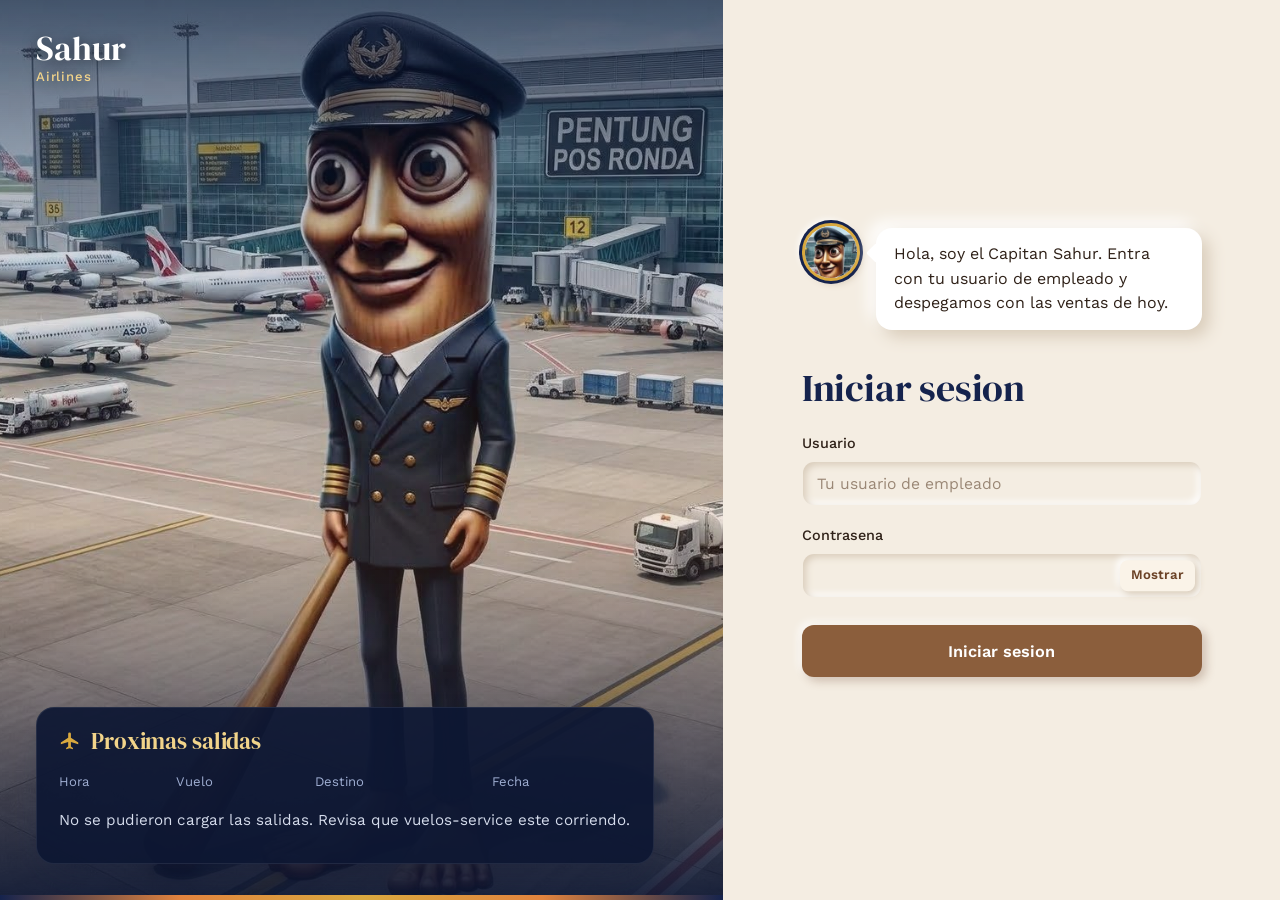
<file: frontend/index.html>
<!DOCTYPE html>
<html lang="es">
<head>
    <meta charset="UTF-8">
    <meta name="viewport" content="width=device-width, initial-scale=1">
    <title>Iniciar sesion - Sahur Airlines</title>
    <link rel="preconnect" href="https://fonts.googleapis.com">
    <link rel="preconnect" href="https://fonts.gstatic.com" crossorigin>
    <link href="https://fonts.googleapis.com/css2?family=DM+Serif+Display&family=IBM+Plex+Mono:wght@500;600&family=Work+Sans:wght@400;500;600&display=swap" rel="stylesheet">
    <link rel="stylesheet" href="css/estilos.css">
</head>
<body>

<main class="login">

    <section class="foto-capitan" aria-label="Proximas salidas">
        <div class="marca">
            <div>Sahur <span>Airlines</span></div>
        </div>

        <div class="tablero">
            <h2>
                <svg viewBox="0 0 24 24" fill="currentColor" aria-hidden="true"><path d="M21 15.5v-2l-8-5V4.2a1.5 1.5 0 0 0-3 0v4.3l-8 5v2l8-2.5V18l-2.2 1.6V21l3.7-1 3.7 1v-1.4L13 18v-5z"/></svg>
                Proximas salidas
            </h2>
            <table class="salidas">
                <thead>
                <tr><th>Hora</th><th>Vuelo</th><th>Destino</th><th>Fecha</th></tr>
                </thead>
                <tbody id="filas-salidas">
                <tr><td colspan="4" class="cargando">Buscando los vuelos de hoy</td></tr>
                </tbody>
            </table>
        </div>
    </section>

    <section class="acceso">
        <form id="form-login">
            <div class="capitan">
                <img src="img/capitan-cara.jpg" alt="Capitan Sahur" id="cara-login">
                <p class="globo">Hola, soy el Capitan Sahur. Entra con tu usuario de empleado y despegamos con las ventas de hoy.</p>
            </div>

            <h1>Iniciar sesion</h1>

            <div class="campo">
                <label for="usuario">Usuario</label>
                <input id="usuario" autocomplete="username" placeholder="Tu usuario de empleado" required>
            </div>
            <div class="campo">
                <label for="password">Contrasena</label>
                <div class="con-boton">
                    <input id="password" type="password" autocomplete="current-password" required>
                    <button type="button" id="ver-password" aria-pressed="false">Mostrar</button>
                </div>
            </div>

            <p id="error-login" class="ayuda texto-error" role="alert"></p>

            <button class="boton boton-principal" type="submit" id="boton-entrar">Iniciar sesion</button>
        </form>

        <form id="form-primero" hidden>
            <div class="capitan">
                <img src="img/capitan-cara.jpg" alt="Capitan Sahur">
                <p class="globo">La base de datos esta nueva y todavia no hay empleados. Crea el tuyo: quedara como <strong>Administrador</strong> y entraras de una vez.</p>
            </div>

            <h1>Primer empleado</h1>

            <div class="fila">
                <div class="campo">
                    <label for="primero-nombres">Nombres</label>
                    <input id="primero-nombres" autocomplete="given-name" required>
                </div>
                <div class="campo">
                    <label for="primero-apellidos">Apellidos</label>
                    <input id="primero-apellidos" autocomplete="family-name" required>
                </div>
            </div>
            <div class="campo">
                <label for="primero-usuario">Usuario</label>
                <input id="primero-usuario" autocomplete="username" required>
            </div>
            <div class="campo">
                <label for="primero-password">Contrasena</label>
                <input id="primero-password" type="password" autocomplete="new-password" minlength="4" required>
                <p class="ayuda">Anotala: con este usuario creas a los demas en la pantalla Empleados.</p>
            </div>

            <p id="error-primero" class="ayuda texto-error" role="alert"></p>

            <button class="boton boton-principal" type="submit" id="boton-primero">Crear y entrar</button>
        </form>
    </section>

</main>

<script src="js/api.js"></script>
<script>
    if (obtenerSesion()) {
        window.location.href = "inicio.html";
    }

    const LETRAS = "ABCDEFGHIJKLMNOPQRSTUVWXYZ0123456789";
    const sinMovimiento = window.matchMedia("(prefers-reduced-motion: reduce)").matches;
    const largoDestino = window.matchMedia("(max-width: 600px)").matches ? 8 : 12;

    function textoTablero(texto, largo) {
        const limpio = String(texto || "").normalize("NFD").replace(/[\u0300-\u036f]/g, "").toUpperCase();
        return limpio.slice(0, largo).padEnd(largo, " ");
    }

    function paletas(texto, largo, blanco = false) {
        const letras = [...textoTablero(texto, largo)].map(letra =>
            `<span class="paleta" data-final="${escapar(letra)}">${sinMovimiento ? escapar(letra) : ""}</span>`
        ).join("");
        return `<span class="paletas ${blanco ? "blanco" : ""}" aria-hidden="true">${letras}</span>`;
    }

    function horaTablero(iso) {
        return new Date(iso).toLocaleTimeString("es-GT", { hour: "2-digit", minute: "2-digit", hour12: false });
    }

    function voltearPaletas(contenedor) {
        if (sinMovimiento) return;
        const pendientes = [...contenedor.querySelectorAll(".paleta")].map((paleta, i) => ({
            paleta,
            vueltas: 5 + (i % 9) + Math.floor(Math.random() * 6)
        }));
        const reloj = setInterval(() => {
            let quedan = 0;
            pendientes.forEach(p => {
                if (p.vueltas <= 0) return;
                p.vueltas--;
                quedan++;
                p.paleta.classList.remove("girando");
                void p.paleta.offsetWidth;
                p.paleta.classList.add("girando");
                p.paleta.textContent = p.vueltas === 0
                    ? p.paleta.dataset.final
                    : LETRAS[Math.floor(Math.random() * LETRAS.length)];
            });
            if (quedan === 0) clearInterval(reloj);
        }, 70);
    }

    async function cargarSalidas() {
        const cuerpo = document.getElementById("filas-salidas");
        try {
            const [vuelos, aeropuertos] = await Promise.all([
                api("vuelos", "/vuelos/disponibles"),
                api("vuelos", "/aeropuertos")
            ]);
            const ciudad = {};
            aeropuertos.forEach(a => ciudad[a.codigoIata] = a.ciudad || a.codigoIata);

            vuelos.sort((a, b) => a.fechaSalida.localeCompare(b.fechaSalida));

            if (vuelos.length === 0) {
                cuerpo.innerHTML = `<tr><td colspan="4">Hoy no hay vuelos a la venta. El capitan esta tomando cafe.</td></tr>`;
                return;
            }
            cuerpo.innerHTML = vuelos.slice(0, 5).map(v => {
                const destino = ciudad[v.ruta.aeropuertoDestino] || v.ruta.aeropuertoDestino;
                return `
                <tr aria-label="${codigoVuelo(v.idVuelo)} a ${escapar(destino)}, ${soloFecha(v.fechaSalida)} a las ${horaTablero(v.fechaSalida)}">
                    <td>${paletas(horaTablero(v.fechaSalida), 5)}</td>
                    <td>${paletas(codigoVuelo(v.idVuelo), 7)}</td>
                    <td>${paletas(destino, largoDestino, true)}</td>
                    <td>${paletas(soloFecha(v.fechaSalida).replace(/[-.]/g, " "), 6, true)}</td>
                </tr>`;
            }).join("");
            voltearPaletas(cuerpo);
        } catch (e) {
            cuerpo.innerHTML = `<tr><td colspan="4">No se pudieron cargar las salidas. Revisa que vuelos-service este corriendo.</td></tr>`;
        }
    }

    document.getElementById("ver-password").addEventListener("click", (evento) => {
        const campo = document.getElementById("password");
        const mostrar = campo.type === "password";
        campo.type = mostrar ? "text" : "password";
        evento.currentTarget.textContent = mostrar ? "Ocultar" : "Mostrar";
        evento.currentTarget.setAttribute("aria-pressed", mostrar);
    });

    const caraLogin = document.getElementById("cara-login");
    caraLogin.addEventListener("click", () => {
        caraLogin.style.animation = "none";
        void caraLogin.offsetWidth;
        caraLogin.style.animation = "";
    });

    const AVION_DESPEGUE = `<svg class="despegue" viewBox="0 0 24 24" fill="currentColor" aria-hidden="true"><path d="M2.5 19h19v2h-19zM22 9.6c-.2-.8-1-1.3-1.8-1.1l-5.3 1.4-6.9-6.4-1.9.5 4.1 7.2-5 1.3-2-1.5-1.5.4 2.6 4.5s7.1-1.9 16.5-4.4c.8-.2 1.3-1.1 1.2-1.9z"/></svg>`;

    document.getElementById("form-login").addEventListener("submit", async (evento) => {
        evento.preventDefault();
        const error = document.getElementById("error-login");
        const boton = document.getElementById("boton-entrar");
        error.textContent = "";
        boton.disabled = true;
        boton.classList.add("entrando");
        boton.innerHTML = `${AVION_DESPEGUE} Despegando...`;
        try {
            const datos = await api("empleados", "/empleados/login", "POST", {
                usuario: document.getElementById("usuario").value.trim(),
                password: document.getElementById("password").value
            });
            const empleado = await api("empleados", `/empleados/${datos.idEmpleado}`);
            guardarSesion({ ...datos, puesto: empleado.puesto });
            window.location.href = "inicio.html";
        } catch (e) {
            error.textContent = e.message;
            boton.disabled = false;
            boton.classList.remove("entrando");
            boton.textContent = "Iniciar sesion";
        }
    });

    async function revisarPrimerEmpleado() {
        try {
            const empleados = await api("empleados", "/empleados");
            if (Array.isArray(empleados) && empleados.length === 0) {
                document.getElementById("form-login").hidden = true;
                document.getElementById("form-primero").hidden = false;
                document.getElementById("primero-nombres").focus();
            }
        } catch (e) {
        }
    }

    document.getElementById("form-primero").addEventListener("submit", async (evento) => {
        evento.preventDefault();
        const error = document.getElementById("error-primero");
        const boton = document.getElementById("boton-primero");
        const usuario = document.getElementById("primero-usuario").value.trim();
        const password = document.getElementById("primero-password").value;
        error.textContent = "";
        boton.disabled = true;
        boton.textContent = "Creando...";
        try {
            await api("empleados", "/empleados", "POST", {
                usuario,
                password,
                nombres: document.getElementById("primero-nombres").value.trim(),
                apellidos: document.getElementById("primero-apellidos").value.trim(),
                puesto: "Administrador",
                estado: "ACTIVO"
            });
            const datos = await api("empleados", "/empleados/login", "POST", { usuario, password });
            guardarSesion({ ...datos, puesto: "Administrador" });
            window.location.href = "inicio.html";
        } catch (e) {
            error.textContent = e.message;
            boton.disabled = false;
            boton.textContent = "Crear y entrar";
        }
    });

    cargarSalidas();
    revisarPrimerEmpleado();
</script>
</body>
</html>
</file>
<file: frontend/css/estilos.css>
:root {
    --lino: #F4EDE2;
    --crema: #FAF3E8;
    --hundido: #EFE5D6;
    --hundido-hover: #EAE0D0;
    --papel: #FFFFFF;

    --madera: #8B5E3C;
    --madera-honda: #6B4226;
    --madera-clara: #C4956A;
    --madera-palida: #F1E3D2;

    --marino: #15234D;
    --marino-hondo: #0D1733;
    --marino-claro: #24376B;
    --dorado: #D9A93F;
    --dorado-claro: #F2D48A;
    --dorado-palido: #F8ECCB;

    --tinta: #2F2118;
    --tinta-suave: #6D5646;
    --tenue: #9A8775;
    --linea: #E8DDD0;
    --linea-fuerte: #D9CCBA;

    --ok: #047857;
    --ok-suave: #DCFCE7;
    --alerta: #B45309;
    --alerta-suave: #FEF3C7;
    --error: #B91C1C;
    --error-vivo: #DC2626;
    --error-suave: #FEE2E2;
    --info: #6366F1;

    --sombra-oscura: #D9CCBA;
    --relieve: 7px 7px 16px var(--sombra-oscura), -7px -7px 16px #FFFFFF;
    --relieve-chico: 3px 3px 7px var(--sombra-oscura), -3px -3px 7px #FFFFFF;
    --hundir: inset 3px 3px 7px var(--sombra-oscura), inset -3px -3px 7px #FFFFFF;
    --sombra-md: 0 4px 12px rgba(47, 33, 24, .08);
    --sombra-lg: 0 18px 40px -14px rgba(13, 23, 51, .45);
    --anillo: 0 0 0 3px rgba(139, 94, 60, .25);

    --letra: "Work Sans", "Segoe UI", system-ui, sans-serif;
    --letra-titulo: "DM Serif Display", Georgia, serif;
    --letra-codigo: "IBM Plex Mono", Consolas, monospace;

    --radio-chico: 6px;
    --radio: 12px;
    --radio-grande: 18px;

    --rebote: cubic-bezier(.34, 1.56, .64, 1);
    --suave: cubic-bezier(.22, 1, .36, 1);
}

* { box-sizing: border-box; }

html, body { margin: 0; }

body {
    font-family: var(--letra), sans-serif;
    font-size: 16px;
    line-height: 1.55;
    color: var(--tinta);
    background: var(--lino);
    -webkit-font-smoothing: antialiased;
}

h1, h2 {
    font-family: var(--letra-titulo), serif;
    font-weight: 400;
    line-height: 1.15;
    margin: 0 0 .5rem;
    color: var(--marino);
    letter-spacing: -.005em;
}
h1 { font-size: clamp(1.9rem, 1.5rem + 1.4vw, 2.4rem); }
h2 { font-size: 1.5rem; }
h3 {
    font-family: var(--letra), sans-serif;
    font-size: 1.05rem;
    font-weight: 600;
    line-height: 1.3;
    margin: 1.25rem 0 .5rem;
    color: var(--tinta);
}

p { margin: 0 0 1rem; max-width: 68ch; }

a { color: var(--madera); text-underline-offset: 3px; }
a:hover { color: var(--madera-honda); }

img { max-width: 100%; }

strong { font-weight: 600; }

[hidden] { display: none !important; }

:focus-visible {
    outline: 3px solid var(--dorado);
    outline-offset: 2px;
    border-radius: 6px;
}

::selection { background: var(--dorado-claro); color: var(--tinta); }


.capitan {
    display: flex;
    align-items: flex-start;
    gap: 1rem;
}

.capitan img {
    width: 58px;
    height: 58px;
    border-radius: 50%;
    border: 3px solid var(--dorado);
    box-shadow: 0 0 0 3px var(--marino), var(--relieve-chico);
    flex-shrink: 0;
    object-fit: cover;
    background: var(--marino);
    transform-origin: 50% 100%;
    animation: tung-tung-tung 1s var(--suave) both;
}

.globo {
    position: relative;
    background: var(--papel);
    border-radius: 16px;
    padding: .85rem 1.15rem;
    margin: .35rem 0 0;
    max-width: 64ch;
    box-shadow: var(--relieve);
    transform-origin: 0 24px;
    animation: inflar-globo .45s var(--rebote) .15s both;
}
.globo strong { color: var(--madera-honda); }

.globo::before {
    content: "";
    position: absolute;
    left: -7px;
    top: 18px;
    width: 14px;
    height: 14px;
    background: inherit;
    transform: rotate(45deg);
    border-radius: 2px;
}

@keyframes tung-tung-tung {
    0%   { transform: translateY(-10px) scale(.7); opacity: 0; }
    18%  { transform: none; opacity: 1; }
    30%  { transform: translateY(3px) rotate(-6deg); }
    42%  { transform: none; }
    56%  { transform: translateY(3px) rotate(-6deg); }
    68%  { transform: none; }
    82%  { transform: translateY(3px) rotate(-6deg); }
    100% { transform: none; }
}
@keyframes inflar-globo {
    from { transform: scale(.7); opacity: 0; }
    to   { transform: none; opacity: 1; }
}

.vacio .capitan { justify-content: center; text-align: left; }
.vacio .capitan img { width: 46px; height: 46px; border-width: 2px; box-shadow: 0 0 0 2px var(--marino); }
.vacio .globo { background: var(--crema); box-shadow: none; }

.panel .globo { background: var(--crema); box-shadow: none; }
.panel .capitan img { box-shadow: 0 0 0 3px var(--marino); }


.app {
    display: grid;
    grid-template-columns: 256px minmax(0, 1fr);
    min-height: 100vh;
}

.menu {
    background:
            radial-gradient(130% 40% at 0% 100%, rgba(226, 132, 62, .30), transparent 70%),
            linear-gradient(180deg, var(--marino) 0%, var(--marino-hondo) 100%);
    color: #fff;
    display: flex;
    flex-direction: column;
    position: sticky;
    top: 0;
    height: 100vh;
    overflow-y: auto;
    scrollbar-width: thin;
    scrollbar-color: var(--marino-claro) transparent;
}


.marca {
    display: flex;
    align-items: center;
    gap: .8rem;
    padding: 1.5rem 1.25rem 1.4rem;
    color: #fff;
    text-decoration: none;
}
.marca img {
    width: 50px;
    height: 50px;
    border-radius: 50%;
    border: 2px solid var(--dorado);
    box-shadow: 0 0 0 3px rgba(217, 169, 63, .25);
    object-fit: cover;
    transform-origin: 50% 100%;
    cursor: pointer;
}
.marca img.tocando { animation: tung-tung-tung 1s var(--suave); }
.marca div {
    font-family: var(--letra-titulo), serif;
    font-size: 1.6rem;
    line-height: 1;
}
.marca span {
    display: block;
    font-family: var(--letra), sans-serif;
    font-size: .82rem;
    font-weight: 500;
    letter-spacing: .06em;
    color: var(--dorado-claro);
    margin-top: .3rem;
}


.menu nav {
    display: flex;
    flex-direction: column;
    gap: 3px;
    padding: 0 .8rem;
}

.menu nav a {
    display: flex;
    align-items: center;
    gap: .75rem;
    color: #D5DCEC;
    text-decoration: none;
    font-size: .95rem;
    padding: .45rem .55rem;
    border-radius: var(--radio);
    transition: background-color .2s, color .2s;
}

.menu nav .icono {
    width: 34px;
    height: 34px;
    border-radius: 9px;
    display: grid;
    place-items: center;
    flex-shrink: 0;
    background: rgba(255, 255, 255, .07);
    border: 1px solid rgba(255, 255, 255, .12);
    transition: transform .25s var(--rebote), background-color .2s, color .2s;
}
.menu nav .icono svg { width: 19px; height: 19px; }

.menu nav a:hover { color: #fff; background: rgba(255, 255, 255, .06); }
.menu nav a:hover .icono { transform: translateX(3px); }

.menu nav a.activa {
    color: #fff;
    font-weight: 600;
    background: rgba(217, 169, 63, .14);
}
.menu nav a.activa .icono {
    background: var(--dorado);
    border-color: var(--dorado);
    color: var(--marino);
}


.usuario {
    margin-top: auto;
    padding: 0 1.25rem 1.4rem;
    font-size: .85rem;
    color: #B9C3DA;
}
.usuario::before {
    content: "";
    display: block;
    height: 22px;
    margin: 1.75rem -1.25rem 1.1rem;
    background: repeating-linear-gradient(180deg, var(--dorado) 0 3px, transparent 3px 6.5px);
    opacity: .9;
}
.usuario strong {
    display: block;
    color: #fff;
    font-size: 1.05rem;
    margin: .1rem 0 .7rem;
}
.usuario .puesto {
    display: block;
    color: var(--dorado-claro);
    font-size: .8rem;
    margin: -.55rem 0 .75rem;
}
.usuario button {
    background: none;
    border: 1px solid rgba(255, 255, 255, .3);
    color: #fff;
    padding: .4rem .95rem;
    border-radius: 999px;
    cursor: pointer;
    font: inherit;
    transition: border-color .2s, background-color .2s;
}
.usuario button:hover { border-color: var(--dorado); background: rgba(217, 169, 63, .14); }


.contenido {
    padding: 2.5rem 3rem 4rem;
    max-width: 1220px;
    width: 100%;
    min-width: 0;
}

.encabezado {
    display: flex;
    align-items: flex-end;
    justify-content: space-between;
    gap: 1rem 1.5rem;
    margin-bottom: 2rem;
    flex-wrap: wrap;
}
.encabezado h1 { margin-bottom: .25rem; }
.encabezado p { color: var(--tinta-suave); margin: 0; font-size: 1.02rem; }
.encabezado h2 { display: flex; align-items: center; gap: .6rem; flex-wrap: wrap; }

.informe { margin-bottom: 2.25rem; }
.informe .globo { font-size: 1.05rem; }


.panel {
    background: var(--papel);
    border-radius: var(--radio-grande);
    padding: 1.75rem;
    margin-bottom: 2rem;
    box-shadow: var(--relieve);
}
.panel > h2:first-child { margin-bottom: 1.1rem; }

#detalle, #historial, #panel-asientos { animation: aparecer .45s var(--suave) both; }
@keyframes aparecer {
    from { opacity: 0; transform: translateY(12px); }
    to   { opacity: 1; transform: none; }
}

.dos-columnas {
    display: grid;
    grid-template-columns: minmax(0, 1fr) 360px;
    gap: 2rem;
    align-items: start;
}
.dos-columnas > .panel:last-child { position: sticky; top: 1.5rem; }


.campo { margin-bottom: 1.1rem; }

.campo label {
    display: block;
    font-weight: 500;
    font-size: .9rem;
    margin-bottom: .4rem;
    color: var(--tinta);
}

.campo input, .campo select {
    width: 100%;
    min-height: 44px;
    font: inherit;
    font-size: .98rem;
    padding: .6rem .9rem;
    border: 1.5px solid transparent;
    border-radius: var(--radio);
    background-color: var(--hundido);
    color: var(--tinta);
    box-shadow: var(--hundir);
    transition: background-color .2s, border-color .2s, box-shadow .2s;
}
.campo input::placeholder { color: var(--tenue); }
.campo input:hover, .campo select:hover { background-color: var(--hundido-hover); }
.campo input:focus, .campo select:focus {
    outline: none;
    border-color: var(--madera-clara);
    box-shadow: var(--hundir), var(--anillo);
}
.campo input:disabled, .campo select:disabled { opacity: .5; box-shadow: none; }

.campo select {
    appearance: none;
    padding-right: 2.5rem;
    background-image: url("data:image/svg+xml,%3Csvg xmlns='http://www.w3.org/2000/svg' width='14' height='14' fill='none' stroke='%238B5E3C' stroke-width='2.2' stroke-linecap='round' stroke-linejoin='round'%3E%3Cpath d='m3 5 4 4 4-4'/%3E%3C/svg%3E");
    background-repeat: no-repeat;
    background-position: right .95rem center;
    cursor: pointer;
}

.campo input[type="search"] {
    padding-left: 2.6rem;
    background-image: url("data:image/svg+xml,%3Csvg xmlns='http://www.w3.org/2000/svg' width='18' height='18' fill='none' stroke='%236D5646' stroke-width='2' stroke-linecap='round'%3E%3Ccircle cx='8' cy='8' r='6'/%3E%3Cpath d='m16 16-3.5-3.5'/%3E%3C/svg%3E");
    background-repeat: no-repeat;
    background-position: .9rem center;
}

.ayuda { font-size: .87rem; color: var(--tinta-suave); margin-top: .35rem; }
.texto-error { color: var(--error); font-weight: 600; }
.texto-error:not(:empty) { animation: sacudir .4s; }

@keyframes sacudir {
    0%, 100% { transform: none; }
    25% { transform: translateX(-6px); }
    50% { transform: translateX(5px); }
    75% { transform: translateX(-3px); }
}

.fila { display: grid; grid-template-columns: 1fr 1fr; gap: 0 1rem; }

.acciones { display: flex; gap: .7rem; flex-wrap: wrap; margin-top: .6rem; }


.boton {
    font: inherit;
    font-size: .95rem;
    font-weight: 600;
    min-height: 44px;
    padding: .55rem 1.25rem;
    border-radius: var(--radio);
    border: none;
    cursor: pointer;
    text-decoration: none;
    display: inline-flex;
    align-items: center;
    justify-content: center;
    gap: .5rem;
    transition: background-color .2s, color .2s, box-shadow .2s, transform .15s var(--suave);
}
.boton:hover:not(:disabled) { transform: translateY(-1px); }
.boton:active:not(:disabled) { transform: translateY(1px); }
.boton:disabled { opacity: .45; cursor: not-allowed; box-shadow: none; }

.boton-principal {
    background: var(--madera);
    color: #fff;
    box-shadow: 4px 4px 10px rgba(107, 66, 38, .28), -3px -3px 8px rgba(255, 255, 255, .85);
}
.boton-principal:hover:not(:disabled) {
    background: var(--madera-honda);
    color: #fff;
    box-shadow: 6px 6px 14px rgba(107, 66, 38, .32), -4px -4px 10px rgba(255, 255, 255, .9);
}
.boton-principal:active:not(:disabled) { box-shadow: inset 2px 2px 6px rgba(0, 0, 0, .28); }

.boton-secundario {
    background: var(--crema);
    color: var(--madera-honda);
    box-shadow: var(--relieve-chico);
}
.boton-secundario:hover:not(:disabled) {
    color: var(--madera-honda);
    box-shadow: 5px 5px 11px var(--sombra-oscura), -5px -5px 11px #FFFFFF;
}
.boton-secundario:active:not(:disabled) { box-shadow: var(--hundir); }

.boton-peligro {
    background: var(--error-suave);
    color: var(--error);
    box-shadow: 3px 3px 7px rgba(185, 28, 28, .12), -3px -3px 7px #FFFFFF;
}
.boton-peligro:hover:not(:disabled) { background: var(--error-vivo); color: #fff; }
.boton-peligro:active:not(:disabled) { box-shadow: inset 2px 2px 6px rgba(0, 0, 0, .25); }

.boton-chico {
    min-height: 34px;
    padding: .3rem .85rem;
    font-size: .85rem;
    border-radius: 10px;
}


.tabla-contenedor { overflow-x: auto; }

table { width: 100%; border-collapse: collapse; font-size: .95rem; }

th {
    text-align: left;
    font-weight: 600;
    font-size: .83rem;
    color: var(--tinta-suave);
    border-bottom: 1.5px solid var(--linea-fuerte);
    padding: .55rem 1rem;
    white-space: nowrap;
}
td {
    border-bottom: 1px solid var(--linea);
    padding: .85rem 1rem;
    vertical-align: middle;
}
tbody tr { transition: background-color .15s; }
tbody tr:hover td { background: var(--crema); }
tbody tr:last-child td { border-bottom: none; }
td.acciones-tabla { white-space: nowrap; text-align: right; }
td.acciones-tabla .boton + .boton { margin-left: .4rem; }

tr.seleccionada td { background: var(--madera-palida); }
tr.seleccionada td:first-child { box-shadow: inset 3px 0 0 var(--madera); }
tr.seleccionada:hover td { background: var(--madera-palida); }

td.vacio { padding: 1.75rem 1rem; }
tr:hover td.vacio { background: transparent; }

.secundario { display: block; color: var(--tinta-suave); font-size: .85rem; }


.estado {
    display: inline-flex;
    align-items: center;
    gap: .4rem;
    font-family: var(--letra), sans-serif;
    font-size: .8rem;
    font-weight: 600;
    padding: .2rem .7rem .2rem .55rem;
    border-radius: 999px;
    background: #EFE6DA;
    color: var(--tinta-suave);
    white-space: nowrap;
    vertical-align: middle;
}
.estado::before {
    content: "";
    width: 7px;
    height: 7px;
    border-radius: 50%;
    background: currentColor;
}
.estado-ok { background: var(--ok-suave); color: var(--ok); }
.estado-alerta { background: var(--alerta-suave); color: var(--alerta); }
.estado-error { background: var(--error-suave); color: var(--error); }


.codigo {
    font-family: var(--letra-codigo), monospace;
    font-weight: 600;
    font-size: .95rem;
    letter-spacing: .02em;
    white-space: nowrap;
    color: var(--marino);
}


.cargando::after {
    content: "";
    display: inline-block;
    width: 1.2em;
    text-align: left;
    animation: puntitos 1.2s steps(4) infinite;
}
@keyframes puntitos {
    0%   { content: ""; }
    25%  { content: "."; }
    50%  { content: ".."; }
    75%  { content: "..."; }
}


.mensaje {
    position: fixed;
    right: 1.5rem;
    bottom: 1.5rem;
    max-width: 440px;
    padding: .6rem 1.25rem .6rem .6rem;
    border-radius: 999px;
    color: #fff;
    background: var(--marino);
    box-shadow: var(--sombra-lg);
    z-index: 100;
    display: flex;
    align-items: center;
    gap: .8rem;
    font-weight: 500;
    border-left: 5px solid var(--dorado);
    opacity: 0;
    visibility: hidden;
    transform: translateY(24px) scale(.96);
    transition: opacity .3s, transform .35s var(--suave), visibility 0s .35s;
}
.mensaje.visible {
    opacity: 1;
    visibility: visible;
    transform: none;
    transition: opacity .3s, transform .5s var(--rebote), visibility 0s;
}
.mensaje.ok { border-left-color: #4ADE80; }
.mensaje.error { background: #5B1E14; border-left-color: #FF8A73; border-radius: 20px; }
.mensaje img {
    width: 44px;
    height: 44px;
    border-radius: 50%;
    border: 2px solid var(--dorado);
    flex-shrink: 0;
    object-fit: cover;
    transform-origin: 50% 100%;
}
.mensaje.visible img { animation: tung-tung-tung 1s var(--suave) .1s both; }
.mensaje.error.visible img { animation: negar .7s .1s both; }

@keyframes negar {
    0%, 100% { transform: none; }
    20% { transform: rotate(-12deg); }
    40% { transform: rotate(10deg); }
    60% { transform: rotate(-7deg); }
    80% { transform: rotate(4deg); }
}


.login {
    display: grid;
    grid-template-columns: minmax(0, 1.3fr) minmax(0, 1fr);
    min-height: 100vh;
}

.foto-capitan {
    position: relative;
    background:
            linear-gradient(180deg, rgba(13, 23, 51, .70) 0%, rgba(21, 35, 77, .18) 28%, rgba(196, 110, 52, .16) 58%, rgba(13, 23, 51, .92) 100%),
            var(--marino) url("../img/capitan-sahur.jpg") center 16% / cover no-repeat;
    display: flex;
    flex-direction: column;
    justify-content: space-between;
    gap: 2rem;
    padding: 2rem 2.25rem 2.25rem;
    min-height: 100vh;
    overflow: hidden;
}
.foto-capitan::after {
    content: "";
    position: absolute;
    inset: auto 0 0 0;
    height: 5px;
    background: linear-gradient(90deg, var(--marino), #E2843E, var(--dorado), #E2843E, var(--marino));
}

.foto-capitan .marca {
    align-self: flex-start;
    padding: 0;
    text-shadow: 0 2px 14px rgba(0, 0, 0, .55);
}
.foto-capitan .marca div { font-size: 2.1rem; }

.tablero {
    position: relative;
    background: rgba(13, 23, 51, .93);
    color: #fff;
    border-radius: var(--radio-grande);
    padding: 1.25rem 1.4rem 1rem;
    box-shadow: var(--sombra-lg);
    border: 1px solid rgba(255, 255, 255, .08);
    width: fit-content;
    max-width: 100%;
    overflow-x: auto;
    scrollbar-width: none;
}
.tablero h2 {
    color: var(--dorado-claro);
    font-size: 1.45rem;
    margin-bottom: .7rem;
    display: flex;
    align-items: center;
    gap: .6rem;
}
.tablero h2 svg { width: 22px; height: 22px; color: var(--dorado); }

.salidas { width: 100%; border-collapse: separate; border-spacing: 0 6px; }
.salidas th {
    color: #9FAED2;
    border: none;
    font-weight: 400;
    font-size: .82rem;
    padding: 0 .4rem .1rem 0;
}
.salidas td {
    border: none;
    padding: 0 .6rem 0 0;
    background: transparent;
}
.salidas tbody tr:hover td { background: transparent; }
.salidas td[colspan] { color: #D5DCEC; padding: .55rem 0; }

.paletas { display: inline-flex; gap: 2px; }
.paleta {
    position: relative;
    display: inline-grid;
    place-items: center;
    width: 1.12em;
    height: 1.55em;
    font-size: clamp(11px, calc((56.5vw - 210px) / 34), 17px);
    background: linear-gradient(180deg, #1F2C57 0 49%, #172247 51% 100%);
    border-radius: 3px;
    font-family: var(--letra-codigo), monospace;
    font-weight: 600;
    line-height: 1;
    color: var(--dorado-claro);
    text-transform: uppercase;
}
.paleta::after {
    content: "";
    position: absolute;
    left: 0;
    right: 0;
    top: 50%;
    height: 1px;
    background: rgba(0, 0, 0, .55);
}
.paleta.girando { animation: girar-paleta .07s linear; }
.paletas.blanco .paleta { color: #FFFFFF; }

@keyframes girar-paleta {
    0%   { transform: rotateX(0); }
    50%  { transform: rotateX(75deg); }
    100% { transform: rotateX(0); }
}


.acceso {
    display: flex;
    align-items: center;
    justify-content: center;
    padding: 3rem 2.25rem;
    background: var(--lino);
}
.acceso form { width: 100%; max-width: 400px; }
.acceso .capitan { margin-bottom: 2.25rem; }
.acceso h1 { margin-bottom: 1.4rem; }
.acceso .boton { width: 100%; min-height: 52px; margin-top: .6rem; font-size: 1.02rem; }

.acceso .campo input { background-color: var(--lino); }
.acceso .campo input:hover { background-color: var(--hundido); }

.con-boton { position: relative; }
.con-boton input { padding-right: 5.4rem; }
.con-boton button {
    position: absolute;
    right: .4rem;
    top: 50%;
    transform: translateY(-50%);
    font: inherit;
    font-size: .82rem;
    font-weight: 600;
    color: var(--madera-honda);
    background: var(--crema);
    border: none;
    border-radius: 8px;
    padding: .35rem .7rem;
    cursor: pointer;
    box-shadow: var(--relieve-chico);
}
.con-boton button:active { box-shadow: var(--hundir); }

.boton .despegue { width: 20px; height: 20px; }
.boton.entrando:disabled { opacity: 1; cursor: progress; }
.boton.entrando .despegue { animation: despegar 1s var(--suave) infinite; }
@keyframes despegar {
    0%   { transform: translate(-6px, 4px); opacity: 0; }
    30%  { opacity: 1; }
    100% { transform: translate(14px, -10px); opacity: 0; }
}


.panel-tablero {
    background: var(--marino);
    color: #fff;
    box-shadow: 8px 8px 20px rgba(13, 23, 51, .28), -8px -8px 20px #FFFFFF;
}
.panel-tablero h2 { color: var(--dorado-claro); }
.panel-tablero th { color: #9FAED2; border-bottom-color: rgba(255, 255, 255, .14); }
.panel-tablero td { border-bottom-color: rgba(255, 255, 255, .08); color: #E6EAF5; }
.panel-tablero tbody tr:hover td { background: rgba(255, 255, 255, .05); }
.panel-tablero .codigo { color: var(--dorado-claro); }
.panel-tablero .vacio .globo { background: var(--marino-claro); color: #E6EAF5; }
.panel-tablero .estado { background: rgba(255, 255, 255, .09); }
.panel-tablero .estado-ok { color: #6EE7B7; }
.panel-tablero .estado-alerta { color: #FCD34D; }
.panel-tablero .estado-error { color: #FCA5A5; }

.libres { font-family: var(--letra-codigo), monospace; font-weight: 600; }
.libres.pocos { color: var(--dorado); }


@media (max-width: 1150px) {
    .dos-columnas { grid-template-columns: 1fr; }
    .dos-columnas > .panel:last-child { position: static; }
}

@media (max-width: 900px) {
    .app { grid-template-columns: minmax(0, 1fr); }
    .menu {
        min-width: 0;
        position: sticky;
        top: 0;
        z-index: 50;
        height: auto;
        overflow: visible;
        flex-direction: row;
        flex-wrap: wrap;
        align-items: center;
        background: var(--marino);
    }
    .marca { padding: .75rem 1rem; }
    .marca img { width: 40px; height: 40px; }
    .marca div { font-size: 1.3rem; }
    .menu .marca span { display: none; }
    .usuario {
        margin: 0 0 0 auto;
        padding: .5rem 1rem;
        display: flex;
        align-items: center;
        gap: .6rem;
        font-size: 0;
    }
    .usuario::before { display: none; }
    .usuario strong { font-size: .95rem; margin: 0; }
    .usuario .puesto { display: none; }
    .usuario button { font-size: .85rem; }
    .menu nav {
        order: 3;
        flex-direction: row;
        width: 100%;
        overflow-x: auto;
        padding: 0 .75rem .7rem;
        gap: .4rem;
        scrollbar-width: none;
    }
    .menu nav a { white-space: nowrap; padding: .3rem .75rem .3rem .35rem; background: rgba(255, 255, 255, .05); }
    .menu nav .icono { width: 28px; height: 28px; }
    .menu nav .icono svg { width: 16px; height: 16px; }
    .contenido { padding: 1.5rem 1rem 3rem; }
    .tabla-contenedor table { min-width: 640px; }
    .panel { padding: 1.25rem; }
    .login { grid-template-columns: minmax(0, 1fr); }
    .foto-capitan { min-height: 640px; padding: 1.25rem; }
    .tablero { padding: 1rem 1.1rem .8rem; }
    .salidas th:nth-child(4), .salidas td:nth-child(4) { display: none; }
    .paletas { gap: 1px; }
    .paleta { width: 1em; font-size: clamp(10px, calc((100vw - 160px) / 22), 17px); }
    .mensaje { left: 1rem; right: 1rem; bottom: 1rem; max-width: none; }
}

@media (max-width: 520px) {
    .fila { grid-template-columns: 1fr; }
    .paleta { font-size: calc((100vw - 150px) / 20); }
}

@media (prefers-reduced-motion: reduce) {
    *, *::before, *::after {
        transition: none !important;
        animation: none !important;
        scroll-behavior: auto !important;
    }
}
</file>
<file: frontend/css/abordaje.css>
.puerta {
    display: grid;
    grid-template-columns: minmax(0, 380px) minmax(0, 1fr);
    gap: 1rem 2rem;
    align-items: end;
}
.puerta .campo { margin-bottom: 0; }
.progreso { display: grid; gap: .55rem; padding-bottom: .2rem; }
.progreso-texto { color: var(--tinta-suave); }
.progreso-texto strong { color: var(--marino); font-size: 1.05rem; }
.progreso-texto .secundario { margin-top: .15rem; }
.barra-abordo {
    height: 12px;
    border-radius: 999px;
    background: var(--hundido);
    box-shadow: inset 1px 1px 3px var(--sombra-oscura);
    overflow: hidden;
}
.barra-abordo i {
    display: block;
    height: 100%;
    border-radius: 999px;
    background: linear-gradient(90deg, var(--madera-clara), var(--madera));
    transition: width .6s var(--suave);
}

.abordaje {
    display: grid;
    grid-template-columns: minmax(0, 1.25fr) minmax(0, 1fr);
    gap: 2rem;
    align-items: start;
}
.columna { display: grid; gap: 2rem; align-content: start; min-width: 0; }
.columna .panel { margin-bottom: 0; }

.lector label { display: block; font-weight: 500; font-size: .9rem; margin-bottom: .5rem; }
.lector-fila { display: flex; gap: .75rem; }
.lector input {
    flex: 1;
    min-width: 0;
    min-height: 60px;
    font-family: var(--letra-codigo), monospace;
    font-size: 1.45rem;
    font-weight: 600;
    letter-spacing: .04em;
    text-transform: uppercase;
    padding: .5rem 1rem;
    border: 1.5px solid transparent;
    border-radius: var(--radio);
    background-color: var(--hundido);
    color: var(--marino);
    box-shadow: var(--hundir);
}
.lector input::placeholder { color: var(--tenue); font-weight: 500; }
.lector input:focus { outline: none; border-color: var(--madera-clara); box-shadow: var(--hundir), var(--anillo); }
.lector .boton { min-height: 60px; padding: 0 1.6rem; font-size: 1.05rem; }

.resultado { border-radius: var(--radio-grande); }
.resultado h2 { margin-bottom: .4rem; }
.resultado p { margin-bottom: .75rem; }

.resultado-ok {
    display: grid;
    grid-template-columns: auto minmax(0, 1fr) auto;
    gap: 1.5rem;
    align-items: center;
    background: var(--marino);
    color: #fff;
    padding: 1.5rem;
    box-shadow: 8px 8px 20px rgba(13, 23, 51, .28), -8px -8px 20px #FFFFFF;
    animation: llegar .45s var(--rebote);
}
.resultado-ok h2 { color: var(--dorado-claro); }
.resultado-asiento {
    display: grid;
    place-items: center;
    width: 112px;
    height: 112px;
    border-radius: 16px;
    background: var(--marino-claro);
    text-align: center;
}
.resultado-asiento span { font-size: .8rem; color: #9FAED2; align-self: end; }
.resultado-asiento b {
    font-family: var(--letra-codigo), monospace;
    font-size: 2.6rem;
    font-weight: 600;
    line-height: 1;
    color: var(--dorado-claro);
    align-self: start;
}
.sello-abordo {
    display: flex;
    align-items: center;
    gap: .5rem;
    border: 3px solid var(--dorado);
    color: var(--dorado-claro);
    border-radius: 999px;
    padding: .25rem 1rem .25rem .25rem;
    font-family: var(--letra-titulo), serif;
    font-size: 1.4rem;
    white-space: nowrap;
    transform: rotate(-8deg);
    animation: sello-abordo .5s var(--rebote) .2s both;
}
.sello-abordo img { width: 40px; height: 40px; border-radius: 50%; border: 2px solid var(--dorado); object-fit: cover; }

.resultado-alerta, .resultado-error { padding: 1.4rem 1.5rem; }
.resultado-alerta { background: var(--alerta-suave); box-shadow: inset 5px 0 0 var(--alerta); animation: llegar .35s var(--suave); }
.resultado-alerta h2 { color: var(--alerta); }
.resultado-error { background: var(--error-suave); box-shadow: inset 5px 0 0 var(--error); animation: sacudir .4s; }
.resultado-error h2 { color: var(--error); }

.resultado-datos { display: grid; gap: .35rem; margin: 0; }
.resultado-datos div { display: flex; gap: .75rem; }
.resultado-datos dt { min-width: 5.5rem; font-size: .85rem; opacity: .75; }
.resultado-datos dd { margin: 0; font-weight: 600; }
.resultado-ok .resultado-datos dd { font-size: 1.05rem; }

@keyframes llegar {
    from { transform: scale(.94); opacity: 0; }
    to   { transform: none; opacity: 1; }
}
@keyframes sello-abordo {
    from { transform: scale(2.2) rotate(-22deg); opacity: 0; }
    to   { transform: rotate(-8deg); opacity: 1; }
}

.lista-pasajeros { list-style: none; margin: 0; padding: 0; }
.lista-pasajeros li {
    display: flex;
    align-items: center;
    gap: .85rem;
    padding: .7rem 0;
    border-bottom: 1px solid var(--linea);
}
.lista-pasajeros li:last-child { border-bottom: none; }
.lista-pasajeros li > span:nth-child(2) { flex: 1; min-width: 0; }
.lista-pasajeros .vacio-lista { color: var(--tinta-suave); }
.asiento-chico {
    display: grid;
    place-items: center;
    min-width: 44px;
    height: 36px;
    padding: 0 .4rem;
    border-radius: 9px 9px 5px 5px;
    background: var(--crema);
    font-family: var(--letra-codigo), monospace;
    font-weight: 600;
    color: var(--marino);
}
.hora { font-family: var(--letra-codigo), monospace; font-size: .85rem; color: var(--tinta-suave); min-width: 3.2rem; }
#panel-faltan .lista-pasajeros { max-height: 420px; overflow-y: auto; }

@media (max-width: 1050px) {
    .abordaje { grid-template-columns: minmax(0, 1fr); }
}
@media (max-width: 640px) {
    .puerta { grid-template-columns: minmax(0, 1fr); }
    .lector-fila { flex-direction: column; }
    .resultado-ok { grid-template-columns: auto minmax(0, 1fr); }
    .sello-abordo { grid-column: 1 / -1; justify-self: start; }
    .resultado-asiento { width: 88px; height: 88px; }
    .resultado-asiento b { font-size: 2rem; }
    .resultado-datos div { flex-direction: column; gap: 0; }
}
</file>
<file: frontend/css/boletos.css>
.paso { position: relative; transition: opacity .3s; }

.paso-titulo {
    display: flex;
    align-items: center;
    gap: .85rem;
    margin-bottom: 1.1rem;
}
.paso-titulo h2 { margin: 0; }

.paso-numero {
    width: 40px;
    height: 40px;
    border-radius: 12px;
    display: grid;
    place-items: center;
    font-family: var(--letra-codigo), monospace;
    font-weight: 600;
    font-size: 1.05rem;
    background: var(--hundido);
    color: var(--tenue);
    box-shadow: var(--hundir);
    flex-shrink: 0;
    transition: background-color .3s, color .3s, box-shadow .3s;
}
.paso.activo .paso-numero {
    background: var(--madera);
    color: #fff;
    box-shadow: 4px 4px 10px rgba(107, 66, 38, .3);
    animation: llamar 1.4s var(--suave) 2;
}
.paso.listo .paso-numero {
    background: var(--marino) url("data:image/svg+xml,%3Csvg xmlns='http://www.w3.org/2000/svg' width='20' height='20' fill='none' stroke='%23F2D48A' stroke-width='2.6' stroke-linecap='round' stroke-linejoin='round'%3E%3Cpath d='m4 10.5 4 4 8-9'/%3E%3C/svg%3E") center / 20px no-repeat;
    color: transparent;
    box-shadow: 4px 4px 10px rgba(13, 23, 51, .25);
}

@keyframes llamar {
    0%, 100% { box-shadow: 4px 4px 10px rgba(107, 66, 38, .3), 0 0 0 0 rgba(139, 94, 60, .35); }
    50%      { box-shadow: 4px 4px 10px rgba(107, 66, 38, .3), 0 0 0 9px rgba(139, 94, 60, 0); }
}

.paso.bloqueado { opacity: .5; }
.paso.bloqueado .paso-contenido { pointer-events: none; }

.elegido {
    display: flex;
    align-items: center;
    justify-content: space-between;
    gap: 1rem;
    background: var(--madera-palida);
    border-radius: var(--radio);
    padding: .85rem 1.1rem;
    flex-wrap: wrap;
    box-shadow: inset 3px 0 0 var(--madera);
    animation: aparecer .4s var(--suave) both;
}
.elegido strong { font-size: 1.05rem; }

.filtros {
    display: grid;
    grid-template-columns: repeat(3, minmax(0, 1fr));
    gap: 0 1rem;
}


.cabina {
    position: relative;
    display: inline-block;
    background: var(--lino);
    border-radius: 120px 120px 22px 22px;
    padding: 4rem 1.5rem 1.5rem;
    margin: .25rem .25rem 1.25rem;
    box-shadow: inset 0 0 0 2px var(--linea-fuerte);
}
.cabina::before {
    content: "";
    position: absolute;
    top: 1.35rem;
    left: 50%;
    width: 56px;
    height: 14px;
    transform: translateX(-50%);
    border-radius: 14px 14px 4px 4px;
    background:
            linear-gradient(90deg, transparent 46%, var(--lino) 46% 54%, transparent 54%),
            var(--marino);
    opacity: .85;
}

.fila-asientos {
    display: flex;
    align-items: center;
    gap: .45rem;
    margin-bottom: .5rem;
}

.numero-fila {
    width: 1.8rem;
    text-align: center;
    font-family: var(--letra-codigo), monospace;
    font-weight: 500;
    font-size: .85rem;
    color: var(--tenue);
}

.pasillo { width: 1.6rem; }

.asiento {
    width: 44px;
    height: 44px;
    border-radius: 11px 11px 6px 6px;
    border: 2px solid transparent;
    background: var(--papel);
    color: var(--marino);
    font-family: var(--letra-codigo), monospace;
    font-weight: 600;
    font-size: .9rem;
    cursor: pointer;
    box-shadow: var(--relieve-chico);
    transition: transform .2s var(--rebote), border-color .2s, box-shadow .2s;
}
.asiento:hover:not(:disabled) {
    transform: translateY(-2px);
    border-color: var(--madera-clara);
    box-shadow: 5px 5px 10px var(--sombra-oscura), -4px -4px 9px #FFFFFF;
}
.asiento.ejecutiva { background: var(--dorado-palido); color: var(--madera-honda); }
.asiento.ocupado {
    background: var(--hundido);
    color: var(--tenue);
    cursor: not-allowed;
    box-shadow: var(--hundir);
}
.asiento.elegido-asiento {
    background: var(--marino);
    border-color: var(--dorado);
    color: #fff;
    box-shadow: 4px 4px 10px rgba(13, 23, 51, .35);
    animation: sentarse .45s var(--rebote);
}
.asiento-vacio { width: 44px; height: 44px; }

@keyframes sentarse {
    0%   { transform: scale(.8); }
    60%  { transform: scale(1.12); }
    100% { transform: none; }
}

.leyenda {
    display: flex;
    flex-wrap: wrap;
    gap: .6rem 1.25rem;
    font-size: .88rem;
    color: var(--tinta-suave);
    margin-bottom: 1.1rem;
}
.leyenda span { display: inline-flex; align-items: center; gap: .45rem; }
.leyenda i {
    width: 18px;
    height: 18px;
    border-radius: 5px 5px 3px 3px;
    background: var(--papel);
    box-shadow: inset 0 0 0 1.5px var(--linea-fuerte);
    display: inline-block;
}
.leyenda i.ejecutiva { background: var(--dorado-palido); box-shadow: inset 0 0 0 1.5px var(--dorado-claro); }
.leyenda i.ocupado { background: var(--hundido); box-shadow: inset 2px 2px 3px var(--sombra-oscura); }
.leyenda i.elegido-asiento { background: var(--marino); box-shadow: inset 0 0 0 2px var(--dorado); }

.detalle-asiento {
    display: flex;
    align-items: center;
    justify-content: space-between;
    gap: 1rem;
    flex-wrap: wrap;
    border-top: 1px solid var(--linea);
    padding-top: 1.1rem;
    animation: aparecer .35s var(--suave) both;
}
.precio-grande {
    display: block;
    font-family: var(--letra-codigo), monospace;
    font-size: 1.8rem;
    font-weight: 600;
    color: var(--madera-honda);
    margin-top: .2rem;
}


.pases { display: grid; gap: 1.25rem; margin-bottom: 1.5rem; }

.pase {
    display: grid;
    grid-template-columns: minmax(0, 1fr) 210px;
    background: var(--marino);
    color: #fff;
    border-radius: var(--radio-grande);
    overflow: hidden;
    position: relative;
    box-shadow: 6px 6px 16px rgba(13, 23, 51, .22);
}

#contenido-cobro .pases > .pase:last-child { animation: imprimir .8s var(--suave) both; }
@keyframes imprimir {
    from { clip-path: inset(0 0 100% 0); transform: translateY(-10px); }
    to   { clip-path: inset(0 0 0 0); transform: none; }
}

.pase-cuerpo { padding: 1.2rem 1.5rem 1.3rem; }

.pase-marca {
    display: flex;
    justify-content: space-between;
    align-items: baseline;
    gap: 1rem;
    font-family: var(--letra-titulo), serif;
    font-size: 1.25rem;
    color: var(--dorado-claro);
    margin-bottom: .75rem;
}
.pase-marca span { font-family: var(--letra), sans-serif; font-size: .82rem; color: #9FAED2; }

.pase-ruta {
    display: flex;
    align-items: center;
    gap: 1rem;
    margin-bottom: 1rem;
}
.pase-ruta b {
    display: block;
    font-family: var(--letra-codigo), monospace;
    font-weight: 600;
    font-size: 2.4rem;
    line-height: 1;
    letter-spacing: .03em;
}
.pase-ruta small { color: #B9C3DA; font-size: .85rem; }

.pase-ruta .avion {
    flex: 1;
    display: flex;
    align-items: center;
    gap: .6rem;
    font-size: 1.5rem;
    color: var(--dorado);
    min-width: 60px;
}
.pase-ruta .avion::before,
.pase-ruta .avion::after {
    content: "";
    flex: 1;
    border-top: 2px dashed rgba(255, 255, 255, .25);
}

.pase-datos {
    display: grid;
    grid-template-columns: repeat(3, minmax(0, 1fr));
    gap: .7rem 1rem;
    margin: 0;
}
.pase-datos dt { color: #9FAED2; font-size: .78rem; }
.pase-datos dd {
    margin: 0;
    font-family: var(--letra-codigo), monospace;
    font-size: 1.05rem;
    font-weight: 600;
}
.pase-datos div:first-child dd { font-family: var(--letra), sans-serif; }

.pase-talon {
    position: relative;
    margin: 0;
    background: var(--crema);
    color: var(--tinta);
    border-left: 2px dashed var(--linea-fuerte);
    padding: 1.2rem 1.1rem;
    display: flex;
    flex-direction: column;
    gap: .45rem;
    align-items: flex-start;
}
.pase-talon::before,
.pase-talon::after {
    content: "";
    position: absolute;
    left: -12px;
    width: 22px;
    height: 22px;
    border-radius: 50%;
    background: var(--papel);
}
.pase-talon::before { top: -11px; }
.pase-talon::after { bottom: -11px; }
.pase-talon dt { color: var(--tinta-suave); font-size: .78rem; }
.pase-talon dd {
    margin: 0 0 .25rem;
    font-family: var(--letra-codigo), monospace;
    font-size: 1.1rem;
    font-weight: 600;
    color: var(--marino);
}

.sello {
    margin-top: auto;
    display: flex;
    align-items: center;
    gap: .5rem;
    border: 3px solid var(--madera);
    color: var(--madera);
    border-radius: 999px;
    padding: .25rem .9rem .25rem .25rem;
    font-family: var(--letra-titulo), serif;
    font-size: 1.35rem;
    transform: rotate(-8deg);
    animation: sellar .5s var(--rebote) .35s both;
}
.sello img {
    width: 36px;
    height: 36px;
    border-radius: 50%;
    border: 2px solid var(--madera);
    object-fit: cover;
}
@keyframes sellar {
    from { transform: scale(2.2) rotate(-22deg); opacity: 0; }
    to   { transform: rotate(-8deg); opacity: 1; }
}

.pase.cancelado { filter: grayscale(1); opacity: .55; }


.cobro {
    display: flex;
    align-items: flex-end;
    justify-content: space-between;
    gap: 1rem;
    flex-wrap: wrap;
    border-top: 1px solid var(--linea);
    padding-top: 1.25rem;
}
.cobro .campo { margin-bottom: 0; min-width: 220px; }
.total-venta { color: var(--tinta-suave); }
.total-venta strong {
    display: block;
    color: var(--marino);
    font-family: var(--letra-codigo), monospace;
    font-weight: 600;
    font-size: 2rem;
    line-height: 1.15;
}

@media (max-width: 760px) {
    .filtros { grid-template-columns: 1fr; }
    .pase { grid-template-columns: 1fr; }
    .pase-talon { border-left: none; border-top: 2px dashed var(--linea-fuerte); flex-direction: row; flex-wrap: wrap; gap: .5rem 1.5rem; align-items: center; }
    .pase-talon::before, .pase-talon::after { top: -12px; bottom: auto; }
    .pase-talon::before { left: -11px; }
    .pase-talon::after { left: auto; right: -11px; }
    .pase-datos { grid-template-columns: repeat(2, minmax(0, 1fr)); }
    .pase-ruta b { font-size: 2rem; }
    .sello { margin-top: 0; }
    .asiento, .asiento-vacio { width: 38px; height: 38px; }
    .cabina { padding: 3.5rem 1rem 1rem; }
}

#panel-asientos .asiento:hover:not(:disabled) { border-color: var(--error-vivo); color: var(--error); }


.impresion {
    display: grid;
    grid-template-columns: minmax(0, 1fr) 300px;
    gap: 2rem;
    align-items: start;
}

.impresora-termica {
    background: var(--lino);
    border-radius: var(--radio-grande);
    padding: 1rem 1rem 1.75rem;
    box-shadow: inset 0 0 0 1.5px var(--linea);
    min-width: 0;
}
.boca-impresora {
    position: relative;
    z-index: 2;
    height: 30px;
    border-radius: 14px;
    background: linear-gradient(180deg, var(--marino-claro), var(--marino));
    box-shadow: 0 6px 12px -6px rgba(13, 23, 51, .5);
}
.boca-impresora::after {
    content: "";
    position: absolute;
    left: 1rem;
    right: 1rem;
    bottom: 7px;
    height: 4px;
    border-radius: 4px;
    background: var(--marino-hondo);
}

.tickets {
    display: flex;
    gap: 1.25rem;
    overflow-x: auto;
    padding: 0 1rem 1rem;
    margin-top: -6px;
}

.ticket-termico {
    position: relative;
    flex: none;
    width: 250px;
    background: #FFFEFB;
    color: #161412;
    font-family: var(--letra-codigo), monospace;
    font-size: .76rem;
    line-height: 1.45;
    text-align: center;
    padding: 1.1rem .95rem 1.2rem;
    box-shadow: 0 6px 14px rgba(47, 33, 24, .12);
}
.ticket-termico::after {
    content: "";
    position: absolute;
    left: 0;
    right: 0;
    bottom: -9px;
    height: 10px;
    background:
            linear-gradient(135deg, #FFFEFB 50%, transparent 50%) 0 0 / 12px 10px repeat-x,
            linear-gradient(225deg, #FFFEFB 50%, transparent 50%) 0 0 / 12px 10px repeat-x;
}
.ticket-termico span { display: block; }
.ticket-termico hr { border: 0; border-top: 1.5px dashed #6B6560; margin: .6rem 0; }

.ticket-cara {
    display: block;
    width: 92px;
    height: 92px;
    margin: 0 auto .5rem;
    border-radius: 50%;
    border: 3px solid #161412;
    object-fit: cover;
    filter: grayscale(1) contrast(1.5) brightness(1.05);
}
.ticket-marca { display: block; font-size: 1.08rem; font-weight: 600; letter-spacing: .03em; }
.ticket-ruta { display: block; font-size: 1.35rem; font-weight: 600; line-height: 1.2; }
.ticket-pasajero { text-align: left; margin: 0 0 .4rem; font-weight: 600; }
.ticket-pasajero small { display: block; font-weight: 500; font-size: .76rem; }
.ticket-termico dl { margin: 0; text-align: left; }
.ticket-termico dl div { display: flex; justify-content: space-between; gap: .5rem; }
.ticket-termico dd { margin: 0; text-align: right; }
.ticket-termico dl div:nth-child(4) { font-weight: 600; }

.ticket-barras {
    height: 46px;
    width: 84%;
    margin: .5rem auto .25rem;
    background: repeating-linear-gradient(90deg,
    #161412 0 2px, transparent 2px 4px, #161412 4px 7px, transparent 7px 8px,
    #161412 8px 9px, transparent 9px 12px, #161412 12px 15px, transparent 15px 17px);
}
.ticket-estado { display: block; font-size: 1rem; font-weight: 600; margin: .55rem 0 .4rem; }

.imprimiendo .ticket-termico { animation: salir-ticket 1.2s var(--suave) both; }
.imprimiendo .ticket-termico:nth-child(2) { animation-delay: .5s; }
.imprimiendo .ticket-termico:nth-child(3) { animation-delay: 1s; }
.imprimiendo .ticket-termico:nth-child(n+4) { animation-delay: 1.5s; }
@keyframes salir-ticket {
    from { clip-path: inset(0 0 100% 0); transform: translateY(-35%); }
    to   { clip-path: inset(0 0 -12px 0); transform: none; }
}

.impresion-acciones p { color: var(--tinta-suave); margin: .9rem 0 .4rem; }
.impresion-acciones .acciones + .acciones { margin-top: 1rem; padding-top: 1rem; border-top: 1px solid var(--linea); }
.impresion-acciones .ayuda { margin-top: .5rem; }
.impresion-acciones code { font-family: var(--letra-codigo), monospace; font-size: .82rem; background: var(--crema); padding: .1rem .35rem; border-radius: 4px; }

@media (max-width: 1000px) {
    .impresion { grid-template-columns: 1fr; }
}
.ticket-termico > span:last-child { font-size: .7rem; }
</file>
<file: frontend/css/admin.css>
.pestanas {
    display: inline-flex;
    flex-wrap: wrap;
    gap: 4px;
    padding: 5px;
    max-width: 100%;
    background: var(--hundido);
    border-radius: 14px;
    box-shadow: var(--hundir);
    margin-bottom: 2rem;
}

.pestanas button {
    font: inherit;
    font-size: .93rem;
    font-weight: 500;
    background: transparent;
    border: none;
    border-radius: 10px;
    padding: .55rem 1.1rem;
    color: var(--tinta-suave);
    cursor: pointer;
    transition: background-color .25s, color .25s, box-shadow .25s var(--suave);
}
.pestanas button:hover { color: var(--madera-honda); }
.pestanas button[aria-selected="true"] {
    background: var(--papel);
    color: var(--marino);
    font-weight: 600;
    box-shadow: var(--relieve-chico);
}

.generador {
    border-top: 1px solid var(--linea);
    margin-top: 1.25rem;
    padding-top: 1.25rem;
}

.generador .fila { grid-template-columns: repeat(3, minmax(0, 1fr)); }

@media (max-width: 760px) {
    .pestanas { display: flex; flex-wrap: nowrap; overflow-x: auto; scrollbar-width: none; }
    .pestanas button { white-space: nowrap; }
    .generador .fila { grid-template-columns: 1fr; }
}
</file>
<file: frontend/css/reportes.css>
.filtros {
    display: flex;
    gap: 0 1rem;
    align-items: flex-end;
    flex-wrap: wrap;
}
.filtros .campo { min-width: 170px; }
.filtros .acciones { margin: 0 0 1.1rem; }

.resumen {
    display: grid;
    grid-template-columns: repeat(4, minmax(0, 1fr));
    gap: 1.5rem;
    margin-bottom: 2.25rem;
}
.dato {
    background: var(--lino);
    border-radius: var(--radio-grande);
    padding: 1.1rem 1.25rem 1.2rem;
    box-shadow: var(--relieve);
    animation: aparecer .4s var(--suave) both;
}
.dato span { display: block; color: var(--tinta-suave); font-size: .88rem; }
.dato strong {
    display: block;
    font-family: var(--letra-codigo), monospace;
    font-size: 1.7rem;
    font-weight: 600;
    line-height: 1.2;
    margin: .2rem 0 .1rem;
    color: var(--marino);
    white-space: nowrap;
}
.dato:first-child strong { color: var(--madera-honda); }
.dato small { color: var(--tinta-suave); font-size: .84rem; }

th.num, td.num { text-align: right; white-space: nowrap; }
td.num { font-variant-numeric: tabular-nums; }

tfoot td {
    font-weight: 600;
    border-top: 1.5px solid var(--linea-fuerte);
    border-bottom: none;
    background: var(--crema);
    white-space: nowrap;
}
tfoot tr:hover td { background: var(--crema); }

.ocupacion { display: flex; align-items: center; gap: .7rem; min-width: 160px; }
.ocupacion .barra {
    flex: 1;
    height: 10px;
    background: var(--hundido);
    border-radius: 999px;
    overflow: hidden;
    box-shadow: inset 1px 1px 3px var(--sombra-oscura);
}
.ocupacion .barra i {
    display: block;
    height: 100%;
    border-radius: 999px;
    background: linear-gradient(90deg, var(--madera-clara), var(--madera));
    transform-origin: left center;
    animation: llenar .9s var(--suave) both;
}
.ocupacion span { font-size: .85rem; color: var(--tinta-suave); min-width: 3.5ch; text-align: right; font-family: var(--letra-codigo), monospace; }

@keyframes llenar {
    from { transform: scaleX(0); }
    to   { transform: none; }
}

.herramientas {
    display: flex;
    gap: 0 1rem;
    align-items: flex-end;
    justify-content: space-between;
    flex-wrap: wrap;
}
.herramientas .campo { min-width: 200px; }
.herramientas .acciones { margin: 0 0 1.1rem; }

@media (max-width: 1100px) {
    .resumen { grid-template-columns: repeat(2, minmax(0, 1fr)); }
}

@media (max-width: 520px) {
    .resumen { grid-template-columns: 1fr; }
}

@media print {
    body { background: #fff; }
    .app { display: block; }
    .menu, .pestanas, .filtros, .herramientas .acciones, .informe, .no-imprimir { display: none !important; }
    .contenido { padding: 0; max-width: none; }
    .panel, .dato { box-shadow: none; border: 1px solid #999; break-inside: avoid; background: #fff; }
    .ocupacion .barra i { animation: none; }
    .solo-imprimir { display: block !important; }
}
.solo-imprimir { display: none; }
</file>
